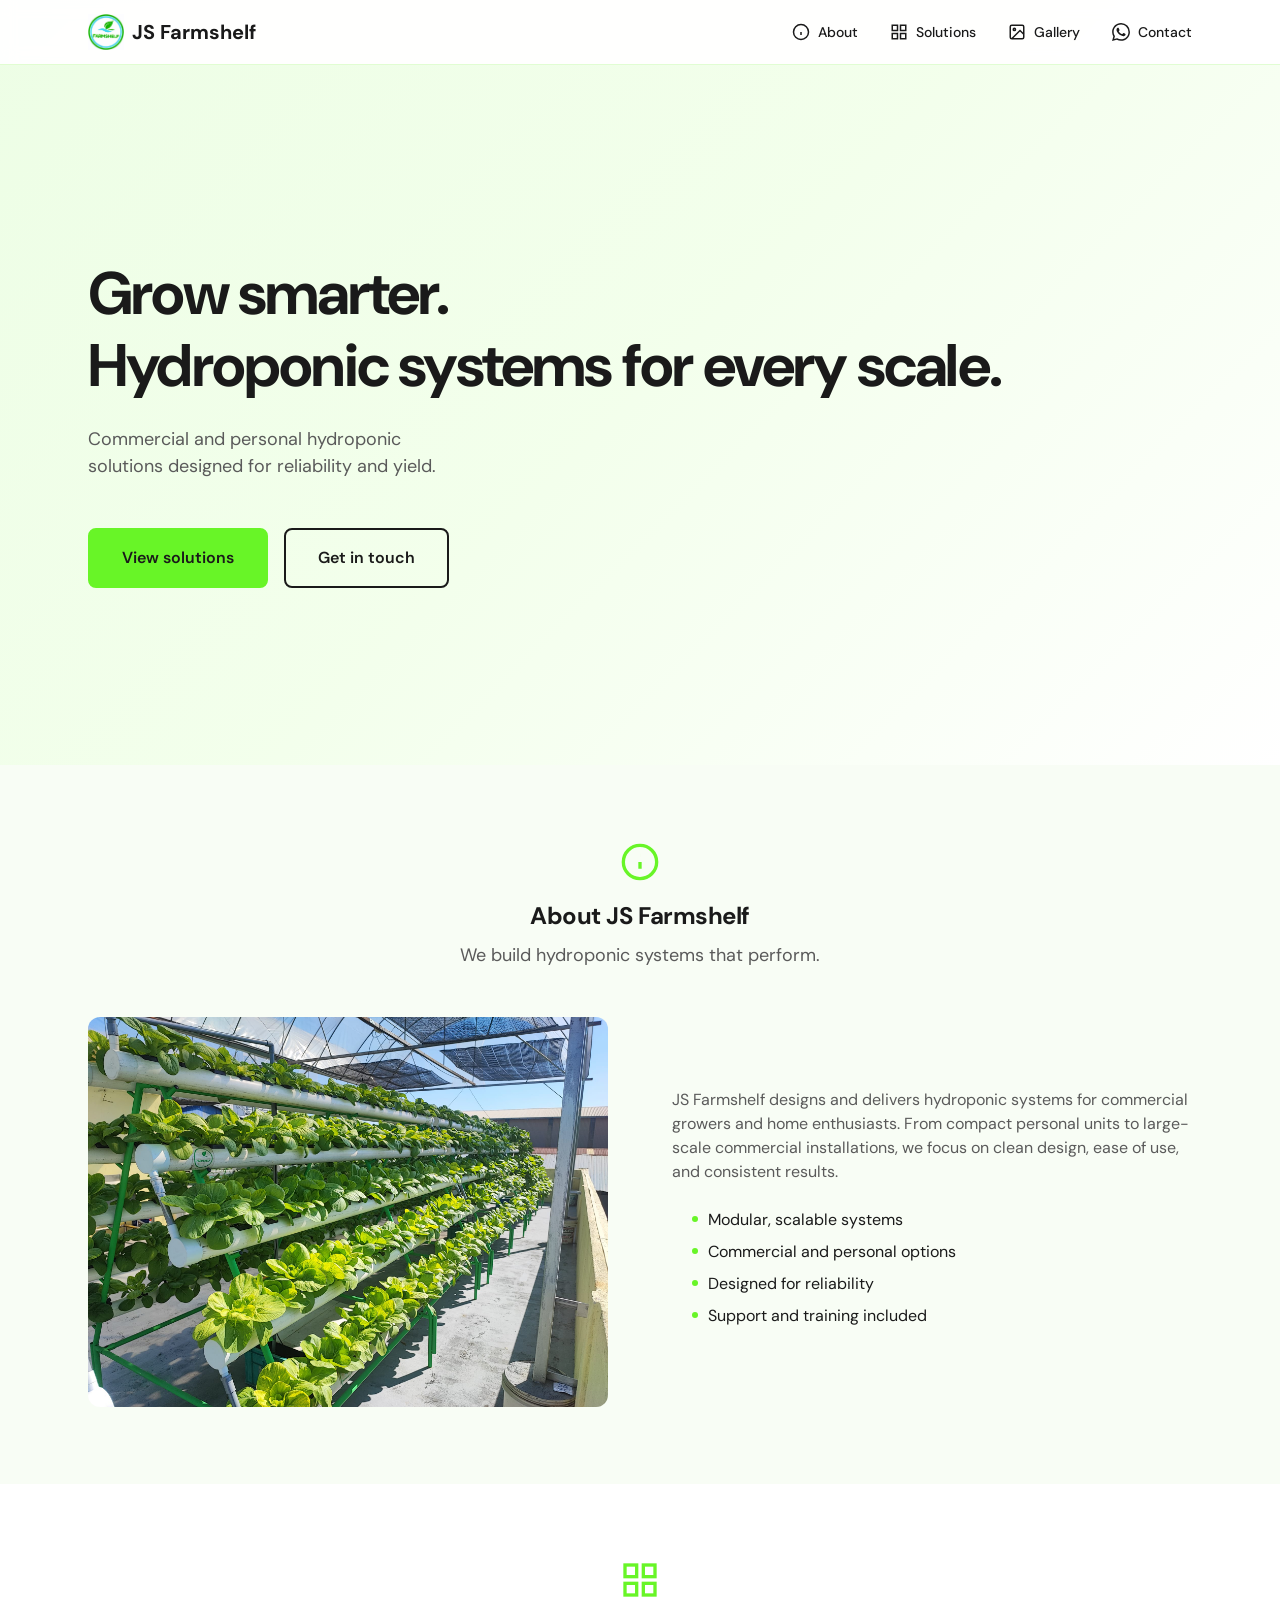
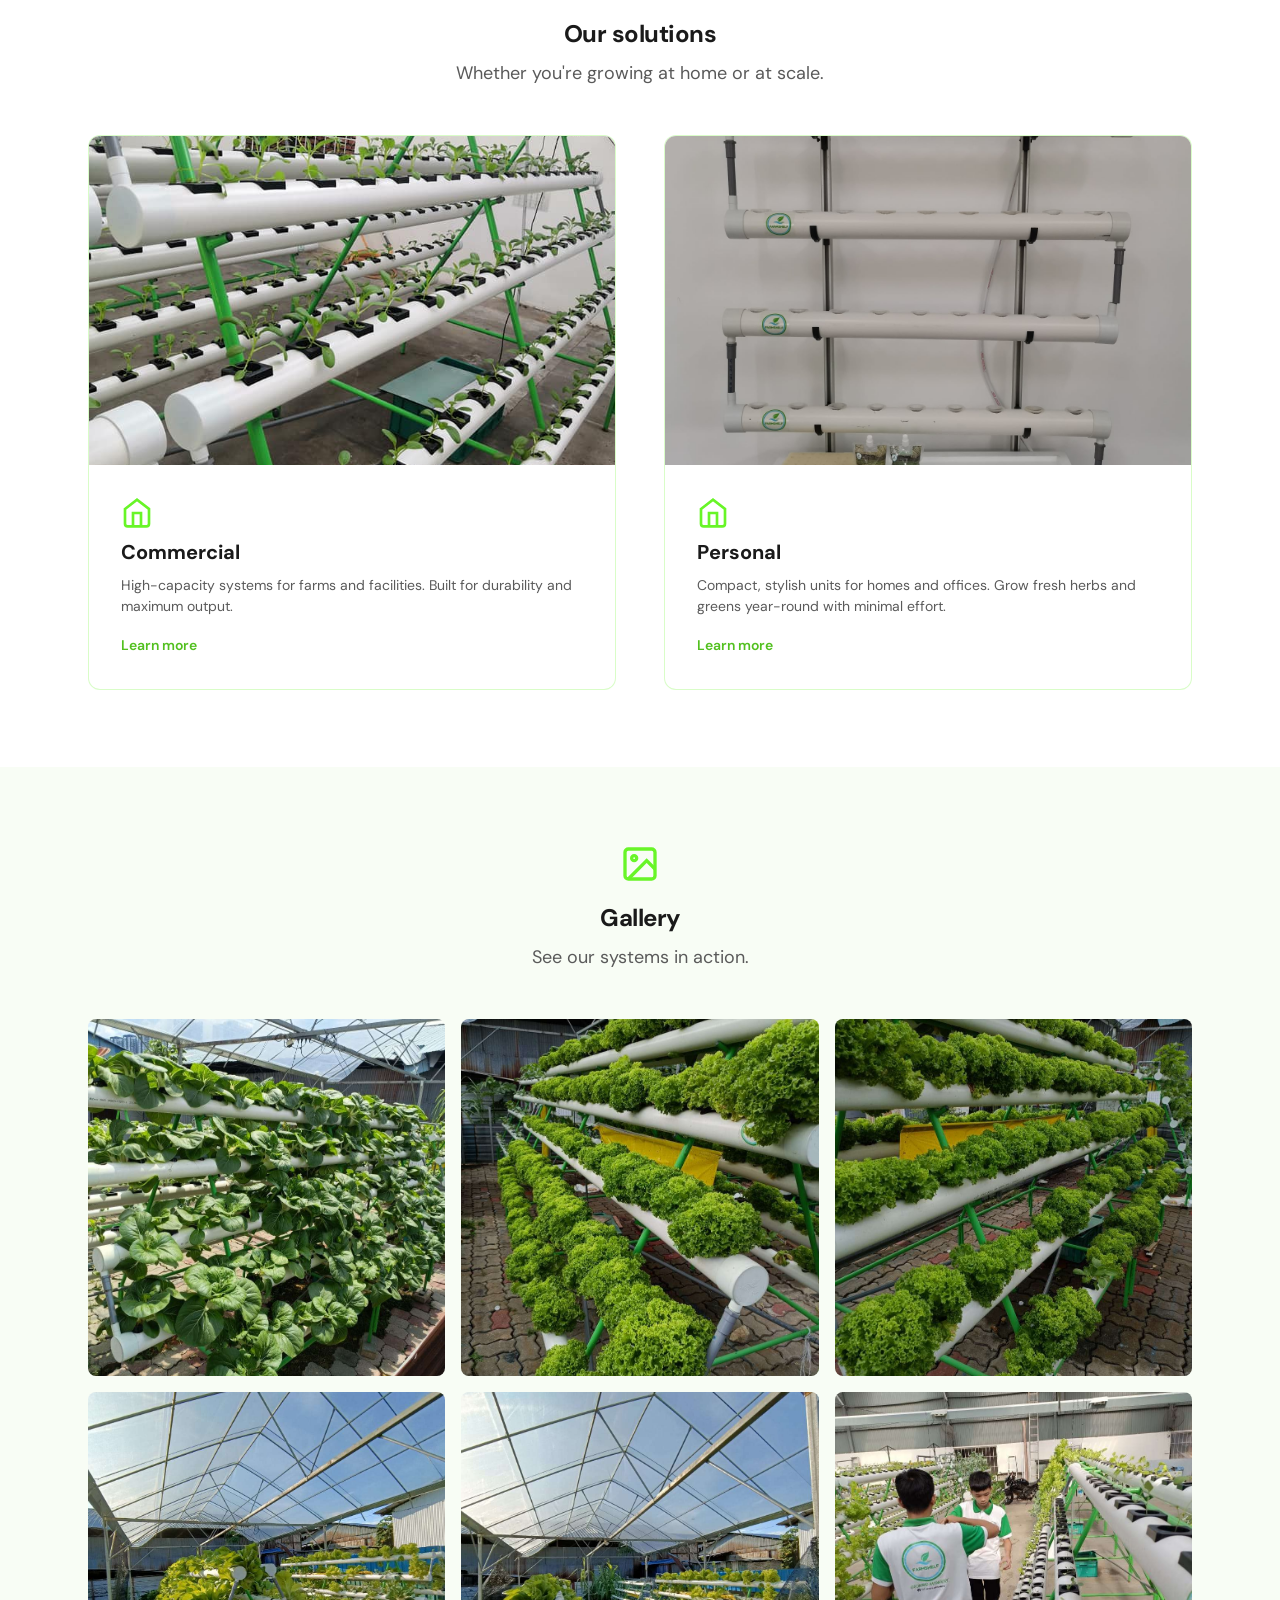
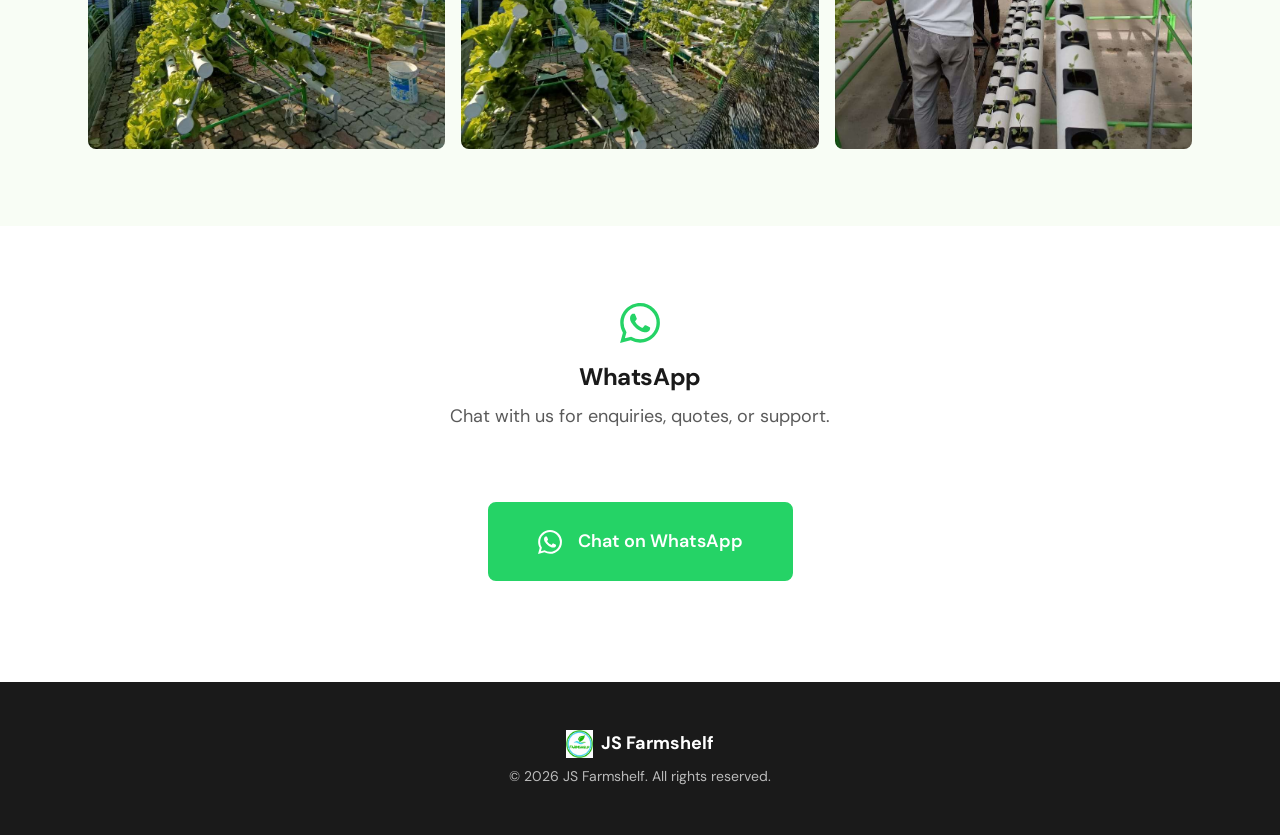
<file: index.html>
<!DOCTYPE html>
<html lang="en">
<head>
  <meta charset="UTF-8">
  <meta name="viewport" content="width=device-width, initial-scale=1.0">
  <title>JS Farmshelf — Hydroponic Systems</title>
  <link rel="icon" type="image/svg+xml" href="images/LOGO.jpg">
  <link rel="stylesheet" href="styles.css">
  <link rel="preconnect" href="https://fonts.googleapis.com">
  <link rel="preconnect" href="https://fonts.gstatic.com" crossorigin>
  <link href="https://fonts.googleapis.com/css2?family=DM+Sans:ital,opsz,wght@0,9..40,400;0,9..40,500;0,9..40,600;0,9..40,700;1,9..40,400&display=swap" rel="stylesheet">
</head>
<body>
  <header class="site-header">
    <div class="container header-inner">
      <a href="#" class="logo">
        <img src="images/LOGO.jpg" alt="JS Farmshelf" class="logo-img">
        <span class="logo-text">JS Farmshelf</span>
      </a>
      <nav class="nav">
        <a href="#about"><span class="nav-icon" aria-hidden="true"><svg xmlns="http://www.w3.org/2000/svg" viewBox="0 0 24 24" fill="none" stroke="currentColor" stroke-width="2"><circle cx="12" cy="12" r="10"/><path d="M12 16v-4M12 8h.01"/></svg></span>About</a>
        <a href="#solutions"><span class="nav-icon" aria-hidden="true"><svg xmlns="http://www.w3.org/2000/svg" viewBox="0 0 24 24" fill="none" stroke="currentColor" stroke-width="2"><rect x="3" y="3" width="7" height="7"/><rect x="14" y="3" width="7" height="7"/><rect x="14" y="14" width="7" height="7"/><rect x="3" y="14" width="7" height="7"/></svg></span>Solutions</a>
        <a href="#gallery"><span class="nav-icon" aria-hidden="true"><svg xmlns="http://www.w3.org/2000/svg" viewBox="0 0 24 24" fill="none" stroke="currentColor" stroke-width="2"><rect x="3" y="3" width="18" height="18" rx="2"/><circle cx="8.5" cy="8.5" r="1.5"/><path d="M21 15l-5-5L5 21"/></svg></span>Gallery</a>
        <a href="#contact"><span class="nav-icon" aria-hidden="true"><svg xmlns="http://www.w3.org/2000/svg" viewBox="0 0 24 24" fill="currentColor"><path d="M17.472 14.382c-.297-.149-1.758-.867-2.03-.967-.273-.099-.471-.148-.67.15-.197.297-.767.966-.94 1.164-.173.199-.347.223-.644.075-.297-.15-1.255-.463-2.39-1.475-.883-.788-1.48-1.761-1.653-2.059-.173-.297-.018-.458.13-.606.134-.133.298-.347.446-.52.149-.174.198-.298.298-.497.099-.198.05-.371-.025-.52-.075-.149-.669-1.612-.916-2.207-.242-.579-.487-.5-.669-.51-.173-.008-.371-.01-.57-.01-.198 0-.52.074-.792.372-.272.297-1.04 1.016-1.04 2.479 0 1.462 1.065 2.875 1.213 3.074.149.198 2.096 3.2 5.077 4.487.709.306 1.262.489 1.694.625.712.227 1.36.195 1.871.118.571-.085 1.758-.719 2.006-1.413.248-.694.248-1.289.173-1.413-.074-.124-.272-.198-.57-.347m-5.421 7.403h-.004a9.87 9.87 0 01-5.031-1.378l-.361-.214-3.741.982.998-3.648-.235-.374a9.86 9.86 0 01-1.51-5.26c.001-5.45 4.436-9.884 9.888-9.884 2.64 0 5.122 1.03 6.988 2.898a9.825 9.825 0 012.893 6.994c-.003 5.45-4.437 9.884-9.885 9.884m8.413-18.297A11.815 11.815 0 0012.05 0C5.495 0 .16 5.335.157 11.892c0 2.096.547 4.142 1.588 5.945L.057 24l6.305-1.654a11.882 11.882 0 005.683 1.448h.005c6.554 0 11.89-5.335 11.893-11.893a11.821 11.821 0 00-3.48-8.413z"/></svg></span>Contact</a>
      </nav>
      <button class="menu-toggle" aria-label="Toggle menu">
        <span></span><span></span><span></span>
      </button>
    </div>
  </header>

  <main>
    <section class="hero">
      <div class="hero-bg"></div>
      <div class="container hero-inner">
        <h1>Grow smarter.<br>Hydroponic systems for every scale.</h1>
        <p class="hero-tagline">Commercial and personal hydroponic solutions designed for reliability and yield.</p>
        <div class="hero-cta">
          <a href="#solutions" class="btn btn-primary">View solutions</a>
          <a href="#contact" class="btn btn-outline">Get in touch</a>
        </div>
      </div>
    </section>

    <section id="about" class="section about">
      <div class="container">
        <div class="section-header">
          <span class="section-icon" aria-hidden="true"><svg xmlns="http://www.w3.org/2000/svg" viewBox="0 0 24 24" fill="none" stroke="currentColor" stroke-width="2"><circle cx="12" cy="12" r="10"/><path d="M12 16v-4M12 8h.01"/></svg></span>
          <h2>About JS Farmshelf</h2>
          <p class="section-subtitle">We build hydroponic systems that perform.</p>
        </div>
        <div class="about-grid">
          <div class="about-image">
            <!-- Replace src with your image path -->
            <img src="images/gallery-9.jpg" alt="JS Farmshelf hydroponic setup">
          </div>
          <div class="about-content">
            <p>JS Farmshelf designs and delivers hydroponic systems for commercial growers and home enthusiasts. From compact personal units to large-scale commercial installations, we focus on clean design, ease of use, and consistent results.</p>
            <ul class="about-list">
              <li>Modular, scalable systems</li>
              <li>Commercial and personal options</li>
              <li>Designed for reliability</li>
              <li>Support and training included</li>
            </ul>
          </div>
        </div>
      </div>
    </section>

    <section id="solutions" class="section solutions">
      <div class="container">
        <div class="section-header">
          <span class="section-icon" aria-hidden="true"><svg xmlns="http://www.w3.org/2000/svg" viewBox="0 0 24 24" fill="none" stroke="currentColor" stroke-width="2"><rect x="3" y="3" width="7" height="7"/><rect x="14" y="3" width="7" height="7"/><rect x="14" y="14" width="7" height="7"/><rect x="3" y="14" width="7" height="7"/></svg></span>
          <h2>Our solutions</h2>
          <p class="section-subtitle">Whether you're growing at home or at scale.</p>
        </div>
        <div class="solutions-grid">
          <article class="solution-card">
            <div class="solution-image">
              <!-- Replace src with your image -->
              <img src="images/AirRack.jpg" alt="Commercial hydroponic system">
            </div>
            <div class="solution-body">
              <span class="solution-icon" aria-hidden="true"><svg xmlns="http://www.w3.org/2000/svg" viewBox="0 0 24 24" fill="none" stroke="currentColor" stroke-width="2"><path d="M3 9l9-7 9 7v11a2 2 0 01-2 2H5a2 2 0 01-2-2z"/><path d="M9 22V12h6v10"/></svg></span>
              <h3>Commercial</h3>
              <p>High-capacity systems for farms and facilities. Built for durability and maximum output.</p>
              <button type="button" class="link-arrow learn-more-btn" data-modal="commercial" aria-haspopup="dialog" aria-expanded="false">Learn more</button>
            </div>
          </article>
          <article class="solution-card">
            <div class="solution-image">
              <!-- Replace src with your image -->
              <img src="images/SingleVert.jpg" alt="Personal hydroponic system">
            </div>
            <div class="solution-body">
              <span class="solution-icon" aria-hidden="true"><svg xmlns="http://www.w3.org/2000/svg" viewBox="0 0 24 24" fill="none" stroke="currentColor" stroke-width="2"><path d="M3 9l9-7 9 7v11a2 2 0 01-2 2H5a2 2 0 01-2-2z"/><polyline points="9 22 9 12 15 12 15 22"/></svg></span>
              <h3>Personal</h3>
              <p>Compact, stylish units for homes and offices. Grow fresh herbs and greens year-round with minimal effort.</p>
              <button type="button" class="link-arrow learn-more-btn" data-modal="personal" aria-haspopup="dialog" aria-expanded="false">Learn more</button>
            </div>
          </article>
        </div>
      </div>
    </section>

    <section id="gallery" class="section gallery">
      <div class="container">
        <div class="section-header">
          <span class="section-icon" aria-hidden="true"><svg xmlns="http://www.w3.org/2000/svg" viewBox="0 0 24 24" fill="none" stroke="currentColor" stroke-width="2"><rect x="3" y="3" width="18" height="18" rx="2"/><circle cx="8.5" cy="8.5" r="1.5"/><path d="M21 15l-5-5L5 21"/></svg></span>
          <h2>Gallery</h2>
          <p class="section-subtitle">See our systems in action.</p>
        </div>
        <div class="gallery-grid">
          <div class="gallery-item">
            <img src="images/gallery-1.jpg" alt="Hydroponic installation">
          </div>
          <div class="gallery-item">
            <img src="images/gallery-2.jpg" alt="Growing greens">
          </div>
          <div class="gallery-item">
            <img src="images/gallery-3.jpg" alt="Commercial setup">
          </div>
          <div class="gallery-item">
            <img src="images/gallery-4.jpg" alt="Personal unit">
          </div>
          <div class="gallery-item">
            <img src="images/gallery-5.jpg" alt="Harvest">
          </div>
          <div class="gallery-item">
            <img src="images/gallery-6.jpg" alt="System detail">
          </div>
        </div>
      </div>
    </section>

    <section id="contact" class="section whatsapp-section">
      <div class="container">
        <div class="section-header">
          <span class="section-icon section-icon-whatsapp" aria-hidden="true"><svg xmlns="http://www.w3.org/2000/svg" viewBox="0 0 24 24" fill="currentColor"><path d="M17.472 14.382c-.297-.149-1.758-.867-2.03-.967-.273-.099-.471-.148-.67.15-.197.297-.767.966-.94 1.164-.173.199-.347.223-.644.075-.297-.15-1.255-.463-2.39-1.475-.883-.788-1.48-1.761-1.653-2.059-.173-.297-.018-.458.13-.606.134-.133.298-.347.446-.52.149-.174.198-.298.298-.497.099-.198.05-.371-.025-.52-.075-.149-.669-1.612-.916-2.207-.242-.579-.487-.5-.669-.51-.173-.008-.371-.01-.57-.01-.198 0-.52.074-.792.372-.272.297-1.04 1.016-1.04 2.479 0 1.462 1.065 2.875 1.213 3.074.149.198 2.096 3.2 5.077 4.487.709.306 1.262.489 1.694.625.712.227 1.36.195 1.871.118.571-.085 1.758-.719 2.006-1.413.248-.694.248-1.289.173-1.413-.074-.124-.272-.198-.57-.347m-5.421 7.403h-.004a9.87 9.87 0 01-5.031-1.378l-.361-.214-3.741.982.998-3.648-.235-.374a9.86 9.86 0 01-1.51-5.26c.001-5.45 4.436-9.884 9.888-9.884 2.64 0 5.122 1.03 6.988 2.898a9.825 9.825 0 012.893 6.994c-.003 5.45-4.437 9.884-9.885 9.884m8.413-18.297A11.815 11.815 0 0012.05 0C5.495 0 .16 5.335.157 11.892c0 2.096.547 4.142 1.588 5.945L.057 24l6.305-1.654a11.882 11.882 0 005.683 1.448h.005c6.554 0 11.89-5.335 11.893-11.893a11.821 11.821 0 00-3.48-8.413z"/></svg></span>
          <h2>WhatsApp</h2>
          <p class="section-subtitle">Chat with us for enquiries, quotes, or support.</p>
        </div>
        <div class="whatsapp-inner">
          <a href="https://wa.me/60182051024" target="_blank" rel="noopener noreferrer" class="btn btn-whatsapp">
            <span class="whatsapp-icon" aria-hidden="true"><svg xmlns="http://www.w3.org/2000/svg" viewBox="0 0 24 24" fill="currentColor"><path d="M17.472 14.382c-.297-.149-1.758-.867-2.03-.967-.273-.099-.471-.148-.67.15-.197.297-.767.966-.94 1.164-.173.199-.347.223-.644.075-.297-.15-1.255-.463-2.39-1.475-.883-.788-1.48-1.761-1.653-2.059-.173-.297-.018-.458.13-.606.134-.133.298-.347.446-.52.149-.174.198-.298.298-.497.099-.198.05-.371-.025-.52-.075-.149-.669-1.612-.916-2.207-.242-.579-.487-.5-.669-.51-.173-.008-.371-.01-.57-.01-.198 0-.52.074-.792.372-.272.297-1.04 1.016-1.04 2.479 0 1.462 1.065 2.875 1.213 3.074.149.198 2.096 3.2 5.077 4.487.709.306 1.262.489 1.694.625.712.227 1.36.195 1.871.118.571-.085 1.758-.719 2.006-1.413.248-.694.248-1.289.173-1.413-.074-.124-.272-.198-.57-.347m-5.421 7.403h-.004a9.87 9.87 0 01-5.031-1.378l-.361-.214-3.741.982.998-3.648-.235-.374a9.86 9.86 0 01-1.51-5.26c.001-5.45 4.436-9.884 9.888-9.884 2.64 0 5.122 1.03 6.988 2.898a9.825 9.825 0 012.893 6.994c-.003 5.45-4.437 9.884-9.885 9.884m8.413-18.297A11.815 11.815 0 0012.05 0C5.495 0 .16 5.335.157 11.892c0 2.096.547 4.142 1.588 5.945L.057 24l6.305-1.654a11.882 11.882 0 005.683 1.448h.005c6.554 0 11.89-5.335 11.893-11.893a11.821 11.821 0 00-3.48-8.413z"/></svg></span>
            Chat on WhatsApp
          </a>
        </div>
      </div>
    </section>
  </main>

  <!-- Systems popup modal -->
  <div id="systems-modal" class="modal" role="dialog" aria-modal="true" aria-labelledby="modal-title" aria-hidden="true">
    <div class="modal-overlay" data-close-modal></div>
    <div class="modal-popup">
      <button type="button" class="modal-close" aria-label="Close" data-close-modal>
        <svg xmlns="http://www.w3.org/2000/svg" viewBox="0 0 24 24" fill="none" stroke="currentColor" stroke-width="2" width="24" height="24"><path d="M18 6L6 18M6 6l12 12"/></svg>
      </button>
      <h2 id="modal-title" class="modal-title">Hydroponic systems</h2>
      <div id="modal-content-commercial" class="modal-content" hidden>
        <p class="modal-intro">Systems designed for farms, restaurants, and large-scale operations.</p>
        <ul class="systems-list">
          <li><strong>NFT (Nutrient Film Technique)</strong> — Continuous flow along channels; ideal for leafy greens and herbs.</li>
          <li><strong>Deep Water Culture (DWC)</strong> — Roots suspended in oxygenated nutrient solution; high yield, scalable.</li>
          <li><strong>Ebb &amp; Flow</strong> — Flood and drain cycles; flexible for a wide range of crops.</li>
          <li><strong>Vertical farming systems</strong> — Stacked tiers to maximize space and output per square foot.</li>
          <li><strong>Greenhouse integration</strong> — Climate-controlled setups with hydroponics for year-round production.</li>
          <li><strong>Modular rack systems</strong> — Customizable layouts for warehouses and indoor farms.</li>
        </ul>
      </div>
      <div id="modal-content-personal" class="modal-content" hidden>
        <p class="modal-intro">Compact systems for homes, kitchens, and offices.</p>
        <ul class="systems-list">
          <li><strong>Countertop herb gardens</strong> — Small units for herbs and microgreens on your kitchen counter.</li>
          <li><strong>Vertical wall units</strong> — Space-saving panels for indoor walls or balconies.</li>
          <li><strong>Compact DWC</strong> — Single or multi-pod systems for salads and herbs.</li>
          <li><strong>Kratky method units</strong> — Low-maintenance, passive systems—no pumps required.</li>
          <li><strong>Smart indoor gardens</strong> — LED-lit, app-connected units for consistent growth.</li>
          <li><strong>Desktop &amp; shelf systems</strong> — Stylish grow stations for home or office.</li>
        </ul>
      </div>
      <div class="modal-footer">
        <a href="#contact" class="btn btn-primary">Get in touch</a>
      </div>
    </div>
  </div>

  <footer class="site-footer">
    <div class="container">
      <p class="footer-logo">
        <img src="images/LOGO.jpg" alt="JS Farmshelf" class="footer-logo-img">
        <span class="footer-logo-text">JS Farmshelf</span>
      </p>
      <p class="footer-copy">&copy; <span id="year"></span> JS Farmshelf. All rights reserved.</p>
    </div>
  </footer>

  <script src="script.js"></script>
</body>
</html>
</file>
<file: styles.css>
/* ============================================
   JS Farmshelf — Customization variables
   Edit these to change the look site-wide.
   ============================================ */
:root {
  /* Brand colours */
  --color-primary: #68F527;
  --color-primary-dark: #52c01f;
  --color-primary-light: #9aff5e;
  --color-background: #ffffff;
  --color-surface: #f8fdf5;
  --color-text: #1a1a1a;
  --color-text-muted: #5a5a5a;

  /* Typography */
  --font-sans: 'DM Sans', system-ui, -apple-system, sans-serif;
  --font-size-base: 1rem;
  --font-size-sm: 0.875rem;
  --font-size-lg: 1.125rem;
  --font-size-xl: 1.25rem;
  --font-size-2xl: 1.5rem;
  --font-size-3xl: 2rem;
  --font-size-hero: clamp(2.5rem, 5vw, 3.75rem);
  --line-height-tight: 1.2;
  --line-height-normal: 1.5;
  --font-weight-normal: 400;
  --font-weight-medium: 500;
  --font-weight-semibold: 600;
  --font-weight-bold: 700;

  /* Spacing */
  --space-xs: 0.25rem;
  --space-sm: 0.5rem;
  --space-md: 1rem;
  --space-lg: 1.5rem;
  --space-xl: 2rem;
  --space-2xl: 3rem;
  --space-3xl: 4rem;
  --section-padding: clamp(3rem, 6vw, 5rem);
  --container-max: 72rem;
  --container-padding: 1.5rem;

  /* Borders & radius */
  --radius-sm: 4px;
  --radius-md: 8px;
  --radius-lg: 12px;
  --radius-xl: 16px;

  /* Transitions */
  --transition-fast: 0.15s ease;
  --transition-normal: 0.25s ease;
}

/* ============================================
   Base
   ============================================ */
*,
*::before,
*::after {
  box-sizing: border-box;
}

html {
  scroll-behavior: smooth;
}

body {
  margin: 0;
  font-family: var(--font-sans);
  font-size: var(--font-size-base);
  line-height: var(--line-height-normal);
  color: var(--color-text);
  background: var(--color-background);
}

img {
  max-width: 100%;
  height: auto;
  display: block;
}

a {
  color: inherit;
  text-decoration: none;
  transition: color var(--transition-fast), opacity var(--transition-fast);
}

a:hover {
  color: var(--color-primary-dark);
}

/* Placeholder when image is missing */
img[src=""],
img:not([src]),
img[src*="images/"] {
  background: var(--color-surface);
}

/* Fallback for broken/missing images */
.about-image img,
.solution-image img,
.gallery-item img {
  background: var(--color-surface);
  min-height: 200px;
  object-fit: cover;
}

/* ============================================
   Layout
   ============================================ */
.container {
  width: 100%;
  max-width: var(--container-max);
  margin: 0 auto;
  padding-left: var(--container-padding);
  padding-right: var(--container-padding);
}

.section {
  padding-top: var(--section-padding);
  padding-bottom: var(--section-padding);
}

.section-header {
  display: flex;
  flex-direction: column;
  align-items: center;
  text-align: center;
  margin-bottom: var(--space-2xl);
}

.section-icon {
  display: flex;
  width: 2.5rem;
  height: 2.5rem;
  margin-bottom: var(--space-md);
  color: var(--color-primary);
}

.section-icon svg {
  width: 100%;
  height: 100%;
}

.section-icon-whatsapp {
  color: #25D366;
}

.section-header h2 {
  margin: 0 0 var(--space-sm);
  font-size: var(--font-size-2xl);
  font-weight: var(--font-weight-bold);
  letter-spacing: -0.02em;
}

.section-subtitle {
  margin: 0;
  font-size: var(--font-size-lg);
  color: var(--color-text-muted);
}

/* ============================================
   Header
   ============================================ */
.site-header {
  position: fixed;
  top: 0;
  left: 0;
  right: 0;
  z-index: 100;
  background: rgba(255, 255, 255, 0.95);
  backdrop-filter: blur(8px);
  border-bottom: 1px solid rgba(104, 245, 39, 0.2);
}

.header-inner {
  display: flex;
  align-items: center;
  justify-content: space-between;
  height: 4rem;
}

.logo {
  display: inline-flex;
  align-items: center;
  gap: var(--space-sm);
  font-weight: var(--font-weight-bold);
  font-size: var(--font-size-xl);
  color: var(--color-text);
}

.logo-img {
  display: block;
  height: 2.25rem;
  width: auto;
  max-width: 10rem;
  object-fit: contain;
}

.logo-text {
  flex-shrink: 0;
}

.logo:hover {
  color: var(--color-primary-dark);
}

.logo:hover .logo-icon {
  color: var(--color-primary-dark);
}

.nav {
  display: flex;
  gap: var(--space-xl);
}

.nav a {
  display: inline-flex;
  align-items: center;
  gap: var(--space-sm);
  font-size: var(--font-size-sm);
  font-weight: var(--font-weight-medium);
}

.nav-icon {
  display: flex;
  width: 1.125rem;
  height: 1.125rem;
  flex-shrink: 0;
}

.nav-icon svg {
  width: 100%;
  height: 100%;
}

.menu-toggle {
  display: none;
  flex-direction: column;
  gap: 5px;
  background: none;
  border: none;
  cursor: pointer;
  padding: var(--space-sm);
}

.menu-toggle span {
  width: 22px;
  height: 2px;
  background: var(--color-text);
}

@media (max-width: 768px) {
  .nav {
    display: none;
  }
  .nav.is-open {
    display: flex;
    position: absolute;
    top: 100%;
    left: 0;
    right: 0;
    flex-direction: column;
    padding: var(--space-lg);
    background: var(--color-background);
    border-bottom: 1px solid var(--color-primary);
  }
  .menu-toggle {
    display: flex;
  }
}

/* ============================================
   Hero
   ============================================ */
.hero {
  position: relative;
  min-height: 85vh;
  display: flex;
  align-items: center;
  padding-top: 5rem;
  overflow: hidden;
}

.hero-bg {
  position: absolute;
  inset: 0;
  background: linear-gradient(135deg, var(--color-primary) 0%, var(--color-primary-light) 50%, var(--color-background) 100%);
  opacity: 0.12;
  z-index: 0;
}

.hero-inner {
  position: relative;
  z-index: 1;
}

.hero-icon {
  display: inline-flex;
  width: 3rem;
  height: 3rem;
  margin-bottom: var(--space-lg);
  color: var(--color-primary);
}

.hero-icon svg {
  width: 100%;
  height: 100%;
}

.hero h1 {
  margin: 0 0 var(--space-lg);
  font-size: var(--font-size-hero);
  font-weight: var(--font-weight-bold);
  line-height: var(--line-height-tight);
  letter-spacing: -0.03em;
  color: var(--color-text);
}

.hero-tagline {
  margin: 0 0 var(--space-2xl);
  font-size: var(--font-size-lg);
  color: var(--color-text-muted);
  max-width: 32ch;
}

.hero-cta {
  display: flex;
  flex-wrap: wrap;
  gap: var(--space-md);
}

/* ============================================
   Buttons
   ============================================ */
.btn {
  display: inline-flex;
  align-items: center;
  justify-content: center;
  padding: var(--space-md) var(--space-xl);
  font-family: var(--font-sans);
  font-size: var(--font-size-base);
  font-weight: var(--font-weight-semibold);
  border-radius: var(--radius-md);
  border: 2px solid transparent;
  cursor: pointer;
  transition: background var(--transition-normal), color var(--transition-normal), border-color var(--transition-normal);
}

.btn-primary {
  background: var(--color-primary);
  color: var(--color-text);
  border-color: var(--color-primary);
}

.btn-primary:hover {
  background: var(--color-primary-dark);
  border-color: var(--color-primary-dark);
  color: var(--color-background);
}

.btn-outline {
  background: transparent;
  color: var(--color-text);
  border-color: var(--color-text);
}

.btn-outline:hover {
  border-color: var(--color-primary);
  color: var(--color-primary-dark);
}

/* ============================================
   About
   ============================================ */
.about {
  background: var(--color-surface);
}

.about-grid {
  display: grid;
  grid-template-columns: 1fr 1fr;
  gap: var(--space-3xl);
  align-items: center;
}

.about-image {
  border-radius: var(--radius-lg);
  overflow: hidden;
  aspect-ratio: 4/3;
  background: var(--color-surface);
}

.about-image img {
  width: 100%;
  height: 100%;
  object-fit: cover;
}

.about-content p {
  margin: 0 0 var(--space-lg);
  color: var(--color-text-muted);
  max-width: 50ch;
}

.about-list {
  margin: 0;
  padding-left: 1.25rem;
  list-style: none;
}

.about-list li {
  position: relative;
  padding-left: var(--space-md);
  margin-bottom: var(--space-sm);
}

.about-list li::before {
  content: "";
  position: absolute;
  left: 0;
  top: 0.5em;
  width: 6px;
  height: 6px;
  border-radius: 50%;
  background: var(--color-primary);
}

@media (max-width: 768px) {
  .about-grid {
    grid-template-columns: 1fr;
  }
  .about-image {
    order: -1;
  }
}

/* ============================================
   Solutions
   ============================================ */
.solutions-grid {
  display: grid;
  grid-template-columns: repeat(2, 1fr);
  gap: var(--space-2xl);
}

.solution-card {
  background: var(--color-background);
  border: 1px solid rgba(104, 245, 39, 0.25);
  border-radius: var(--radius-lg);
  overflow: hidden;
  transition: box-shadow var(--transition-normal), border-color var(--transition-normal);
}

.solution-card:hover {
  border-color: var(--color-primary);
  box-shadow: 0 8px 24px rgba(104, 245, 39, 0.15);
}

.solution-image {
  aspect-ratio: 16/10;
  overflow: hidden;
  background: var(--color-surface);
}

.solution-image img {
  width: 100%;
  height: 100%;
  object-fit: cover;
}

.solution-body {
  padding: var(--space-xl);
}

.solution-icon {
  display: inline-flex;
  width: 2rem;
  height: 2rem;
  margin-bottom: var(--space-sm);
  color: var(--color-primary);
}

.solution-icon svg {
  width: 100%;
  height: 100%;
}

.solution-body h3 {
  margin: 0 0 var(--space-sm);
  font-size: var(--font-size-xl);
  font-weight: var(--font-weight-bold);
}

.solution-body p {
  margin: 0 0 var(--space-md);
  color: var(--color-text-muted);
  font-size: var(--font-size-sm);
}

.link-arrow,
.learn-more-btn {
  font-family: var(--font-sans);
  font-weight: var(--font-weight-semibold);
  font-size: var(--font-size-sm);
  color: var(--color-primary-dark);
  background: none;
  border: none;
  padding: 0;
  cursor: pointer;
  text-align: left;
}

.link-arrow:hover,
.learn-more-btn:hover {
  color: var(--color-primary);
}

@media (max-width: 768px) {
  .solutions-grid {
    grid-template-columns: 1fr;
  }
}

/* ============================================
   Gallery
   ============================================ */
.gallery {
  background: var(--color-surface);
}

.gallery-grid {
  display: grid;
  grid-template-columns: repeat(3, 1fr);
  gap: var(--space-md);
}

.gallery-item {
  border-radius: var(--radius-md);
  overflow: hidden;
  aspect-ratio: 1;
  background: var(--color-surface);
}

.gallery-item img {
  width: 100%;
  height: 100%;
  object-fit: cover;
}

@media (max-width: 768px) {
  .gallery-grid {
    grid-template-columns: repeat(2, 1fr);
  }
}

/* ============================================
   WhatsApp
   ============================================ */
.whatsapp-inner {
  text-align: center;
  padding: var(--space-lg) 0;
}

.btn-whatsapp {
  display: inline-flex;
  align-items: center;
  justify-content: center;
  gap: var(--space-md);
  padding: var(--space-lg) var(--space-2xl);
  font-family: var(--font-sans);
  font-size: var(--font-size-lg);
  font-weight: var(--font-weight-semibold);
  color: #fff;
  background: #25D366;
  border: 2px solid #25D366;
  border-radius: var(--radius-md);
  transition: background var(--transition-normal), transform var(--transition-fast);
}

.btn-whatsapp:hover {
  background: #20bd5a;
  border-color: #20bd5a;
  color: #fff;
  transform: translateY(-2px);
}

.btn-whatsapp .whatsapp-icon {
  display: inline-flex;
  width: 1.5rem;
  height: 1.5rem;
  flex-shrink: 0;
}

.btn-whatsapp .whatsapp-icon svg {
  width: 100%;
  height: 100%;
}

/* ============================================
   Systems modal (popup)
   ============================================ */
.modal {
  position: fixed;
  inset: 0;
  z-index: 200;
  display: flex;
  align-items: center;
  justify-content: center;
  padding: var(--space-lg);
  opacity: 0;
  visibility: hidden;
  transition: opacity var(--transition-normal), visibility var(--transition-normal);
}

.modal.is-open {
  opacity: 1;
  visibility: visible;
}

.modal-overlay {
  position: absolute;
  inset: 0;
  background: rgba(0, 0, 0, 0.5);
  cursor: pointer;
}

.modal-popup {
  position: relative;
  width: 100%;
  max-width: 36rem;
  max-height: 90vh;
  overflow: auto;
  background: var(--color-background);
  border-radius: var(--radius-lg);
  box-shadow: 0 20px 60px rgba(0, 0, 0, 0.2);
  padding: var(--space-2xl);
}

.modal-close {
  position: absolute;
  top: var(--space-md);
  right: var(--space-md);
  display: flex;
  align-items: center;
  justify-content: center;
  width: 2.5rem;
  height: 2.5rem;
  padding: 0;
  background: none;
  border: none;
  border-radius: var(--radius-sm);
  color: var(--color-text-muted);
  cursor: pointer;
  transition: color var(--transition-fast), background var(--transition-fast);
}

.modal-close:hover {
  color: var(--color-text);
  background: var(--color-surface);
}

.modal-title {
  margin: 0 2.5rem 0 0;
  padding-right: var(--space-lg);
  font-size: var(--font-size-2xl);
  font-weight: var(--font-weight-bold);
  color: var(--color-text);
}

.modal-content {
  margin-top: var(--space-lg);
}

.modal-content[hidden] {
  display: none !important;
}

.modal-intro {
  margin: 0 0 var(--space-lg);
  color: var(--color-text-muted);
  font-size: var(--font-size-sm);
}

.systems-list {
  margin: 0;
  padding-left: 1.25rem;
  list-style: none;
}

.systems-list li {
  position: relative;
  padding-left: var(--space-md);
  margin-bottom: var(--space-md);
  font-size: var(--font-size-sm);
  color: var(--color-text);
  line-height: 1.5;
}

.systems-list li::before {
  content: "";
  position: absolute;
  left: 0;
  top: 0.4em;
  width: 6px;
  height: 6px;
  border-radius: 50%;
  background: var(--color-primary);
}

.systems-list strong {
  display: block;
  margin-bottom: 0.15em;
  color: var(--color-text);
}

.modal-footer {
  margin-top: var(--space-2xl);
  padding-top: var(--space-lg);
  border-top: 1px solid var(--color-surface);
}

.modal-footer .btn {
  width: 100%;
  max-width: 16rem;
}

/* ============================================
   Footer
   ============================================ */
.site-footer {
  padding: var(--space-2xl) 0;
  background: var(--color-text);
  color: var(--color-background);
  text-align: center;
}

.footer-logo {
  display: inline-flex;
  align-items: center;
  justify-content: center;
  gap: var(--space-sm);
  margin: 0 0 var(--space-sm);
  font-weight: var(--font-weight-bold);
  font-size: var(--font-size-lg);
}

.footer-logo-img {
  display: inline-block;
  height: 1.75rem;
  width: auto;
  max-width: 8rem;
  vertical-align: middle;
  object-fit: contain;
}

.footer-logo-text {
  vertical-align: middle;
}

.site-footer a {
  color: var(--color-primary);
}

.site-footer a:hover {
  color: var(--color-primary-light);
}

.footer-copy {
  margin: 0;
  font-size: var(--font-size-sm);
  color: rgba(255,255,255,0.7);
}
</file>
